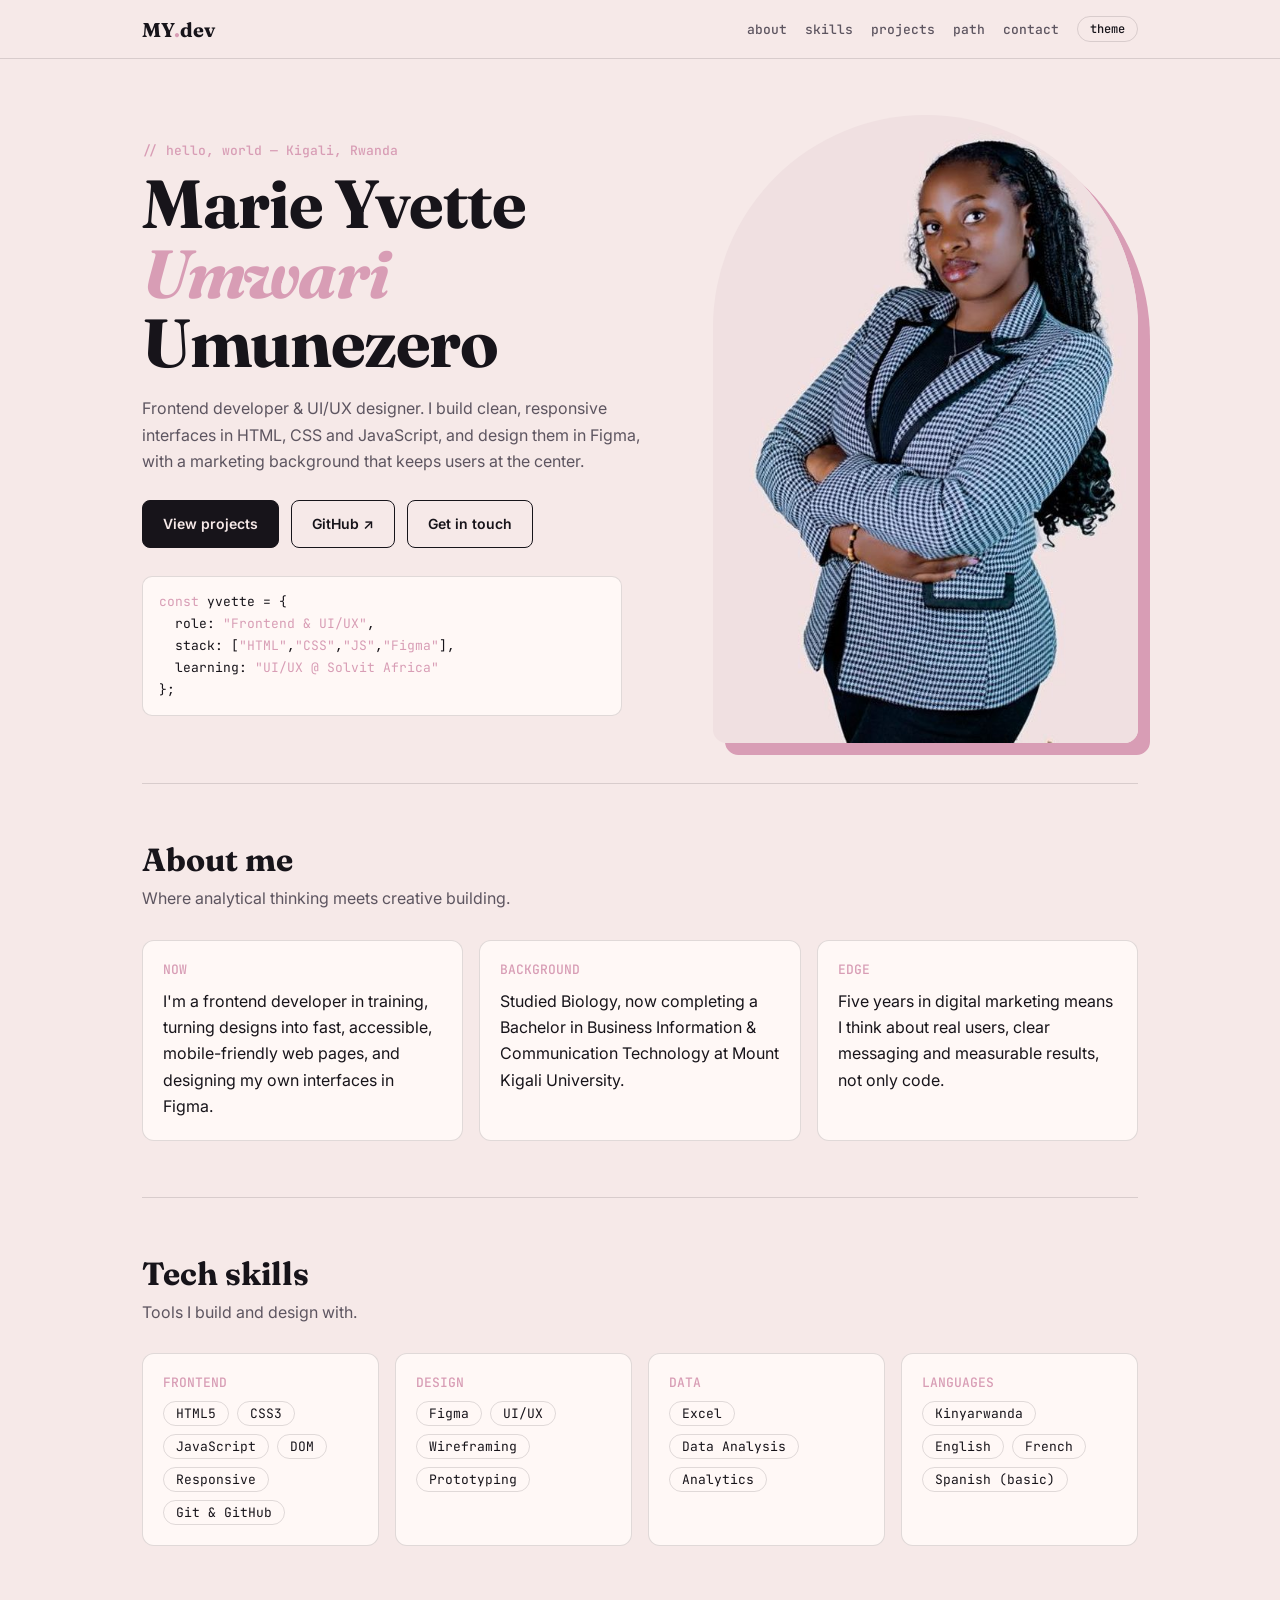
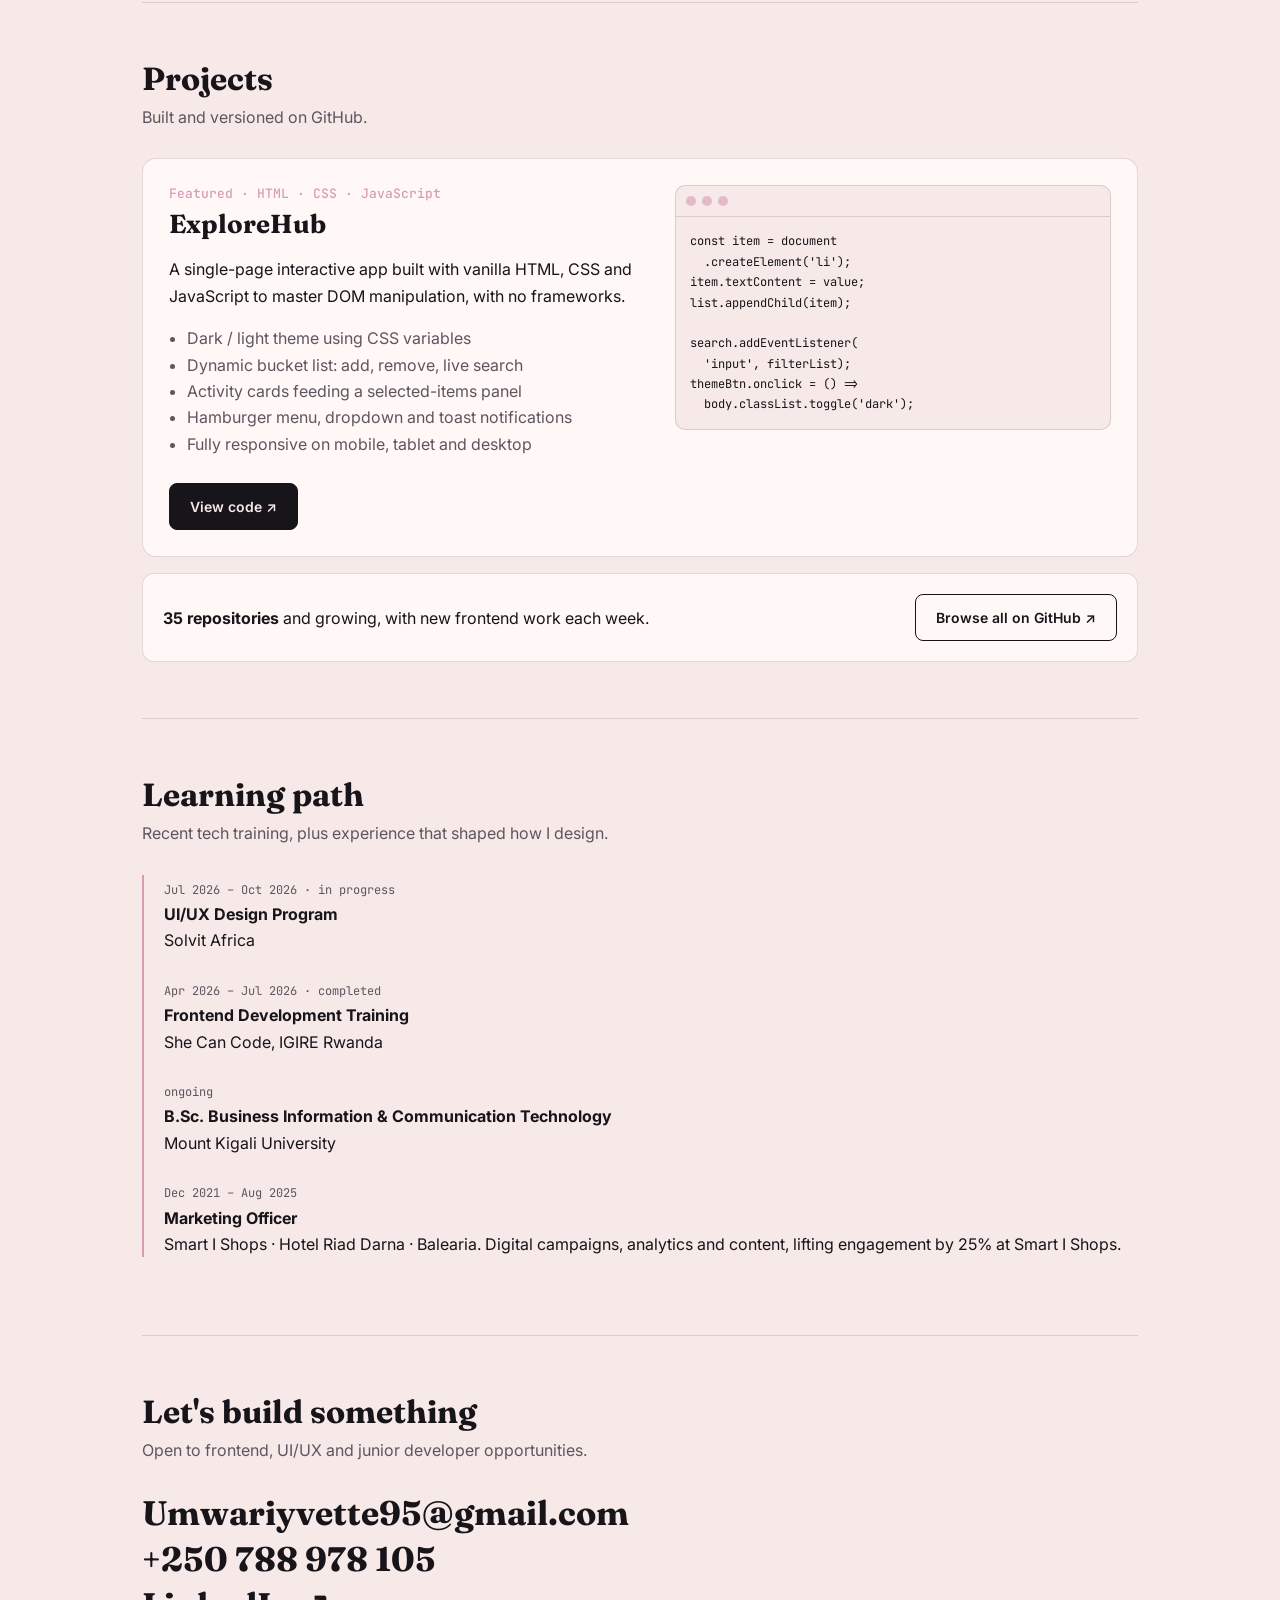
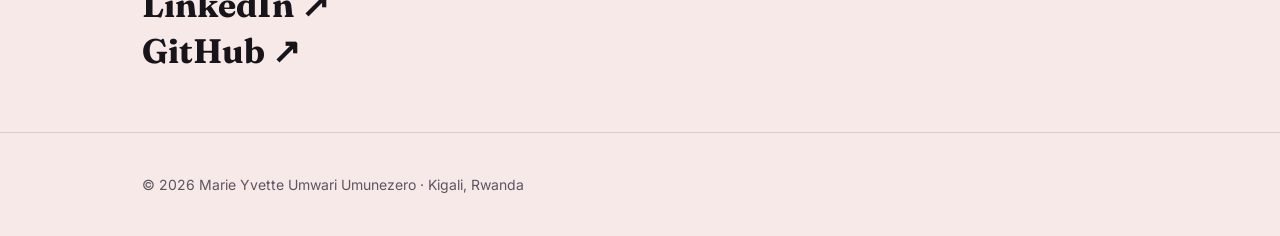
<file: index.html>
<!DOCTYPE html><html lang="en"><head><meta charset="utf-8"><title>Marie Yvette Umwari Umunezero — Frontend & UI/UX</title>
<meta name="viewport" content="width=device-width, initial-scale=1, viewport-fit=cover">
<link href="https://fonts.googleapis.com/css2?family=Fraunces:opsz,wght@9..144,500;9..144,700&family=JetBrains+Mono:wght@400;500&family=Inter:wght@400;500;600&display=swap" rel="stylesheet">
<link rel="stylesheet" href="style.css"></head><body>
<nav><div class="w"><a class="logo" href="#top">MY<b>.</b>dev</a><a class="l" href="#about">about</a><a class="l" href="#skills">skills</a><a class="l" href="#projects">projects</a><a class="l" href="#path">path</a><a class="l" href="#contact">contact</a><button id="th" aria-label="Toggle theme">theme</button></div></nav>
<main class="w" id="top">
<div class="hero"><div>
<div class="tag">// hello, world — Kigali, Rwanda</div>
<h1>Marie Yvette <i>Umwari</i> Umunezero</h1>
<p class="lead">Frontend developer &amp; UI/UX designer. I build clean, responsive interfaces in HTML, CSS and JavaScript, and design them in Figma, with a marketing background that keeps users at the center.</p>
<div class="btns"><a class="b p" href="#projects">View projects</a><a class="b" href="https://github.com/umwariyvette95-jpg" target="_blank" rel="noopener">GitHub ↗</a><a class="b" href="#contact">Get in touch</a></div>
<div class="code"><span>const</span> yvette = {<br>&nbsp;&nbsp;role: <span>"Frontend &amp; UI/UX"</span>,<br>&nbsp;&nbsp;stack: [<span>"HTML"</span>,<span>"CSS"</span>,<span>"JS"</span>,<span>"Figma"</span>],<br>&nbsp;&nbsp;learning: <span>"UI/UX @ Solvit Africa"</span><br>};</div>
</div><div class="ph"><img alt="Portrait of Marie Yvette" src="images/photo.jpg"></div></div>

<section id="about"><h2>About me</h2><p>Where analytical thinking meets creative building.</p>
<div class="g"><div class="c"><h3>Now</h3>I'm a frontend developer in training, turning designs into fast, accessible, mobile-friendly web pages, and designing my own interfaces in Figma.</div>
<div class="c"><h3>Background</h3>Studied Biology, now completing a Bachelor in Business Information &amp; Communication Technology at Mount Kigali University.</div>
<div class="c"><h3>Edge</h3>Five years in digital marketing means I think about real users, clear messaging and measurable results, not only code.</div></div></section>

<section id="skills"><h2>Tech skills</h2><p>Tools I build and design with.</p>
<div class="g"><div class="c"><h3>Frontend</h3><div class="pills"><span>HTML5</span><span>CSS3</span><span>JavaScript</span><span>DOM</span><span>Responsive</span><span>Git &amp; GitHub</span></div></div>
<div class="c"><h3>Design</h3><div class="pills"><span>Figma</span><span>UI/UX</span><span>Wireframing</span><span>Prototyping</span></div></div>
<div class="c"><h3>Data</h3><div class="pills"><span>Excel</span><span>Data Analysis</span><span>Analytics</span></div></div>
<div class="c"><h3>Languages</h3><div class="pills"><span>Kinyarwanda</span><span>English</span><span>French</span><span>Spanish (basic)</span></div></div></div></section>

<section id="projects"><h2>Projects</h2><p>Built and versioned on GitHub.</p>
<div class="proj"><div><div class="tag">Featured · HTML · CSS · JavaScript</div><h3>ExploreHub</h3>
<p>A single-page interactive app built with vanilla HTML, CSS and JavaScript to master DOM manipulation, with no frameworks.</p>
<ul><li>Dark / light theme using CSS variables</li><li>Dynamic bucket list: add, remove, live search</li><li>Activity cards feeding a selected-items panel</li><li>Hamburger menu, dropdown and toast notifications</li><li>Fully responsive on mobile, tablet and desktop</li></ul>
<div class="btns"><a class="b p" href="https://github.com/umwariyvette95-jpg/uganda" target="_blank" rel="noopener">View code ↗</a></div></div>
<div class="win"><div><i></i><i></i><i></i></div><pre>const item = document
  .createElement('li');
item.textContent = value;
list.appendChild(item);

search.addEventListener(
  'input', filterList);
themeBtn.onclick = () =>
  body.classList.toggle('dark');</pre></div></div>
<div class="c" style="margin-top:16px;display:flex;justify-content:space-between;align-items:center;gap:14px;flex-wrap:wrap"><span><b>35 repositories</b> and growing, with new frontend work each week.</span><a class="b" href="https://github.com/umwariyvette95-jpg?tab=repositories" target="_blank" rel="noopener">Browse all on GitHub ↗</a></div></section>

<section id="path"><h2>Learning path</h2><p>Recent tech training, plus experience that shaped how I design.</p>
<div class="tl"><div><small>Jul 2026 – Oct 2026 · in progress</small><b>UI/UX Design Program</b>Solvit Africa</div>
<div><small>Apr 2026 – Jul 2026 · completed</small><b>Frontend Development Training</b>She Can Code, IGIRE Rwanda</div>
<div><small>ongoing</small><b>B.Sc. Business Information &amp; Communication Technology</b>Mount Kigali University</div>
<div><small>Dec 2021 – Aug 2025</small><b>Marketing Officer</b>Smart I Shops · Hotel Riad Darna · Balearia. Digital campaigns, analytics and content, lifting engagement by 25% at Smart I Shops.</div></div></section>

<section id="contact" class="ct"><h2>Let's build something</h2><p>Open to frontend, UI/UX and junior developer opportunities.</p>
<a href="mailto:Umwariyvette95@gmail.com">Umwariyvette95@gmail.com</a><a href="tel:+250788978105">+250 788 978 105</a>
<a href="https://www.linkedin.com/in/umwari-umunezero-marie-yvette-b9143933b" target="_blank" rel="noopener">LinkedIn ↗</a><a href="https://github.com/umwariyvette95-jpg" target="_blank" rel="noopener">GitHub ↗</a></section>
</main><footer><div class="w">© 2026 Marie Yvette Umwari Umunezero · Kigali, Rwanda</div></footer>
<script src="script.js"></script></body></html>
</file>
<file: style.css>
:root{--bg:#f6e9e8;--ink:#17141a;--mut:#5d5560;--card:#fff8f6;--acc:#d89db5;--ln:#17141a22;box-sizing:border-box;padding-top:env(safe-area-inset-top,0px);padding-bottom:env(safe-area-inset-bottom,0px)}
@media(prefers-color-scheme:dark){:root:not([data-theme="light"]){--bg:#16121a;--ink:#f6e9e8;--mut:#b5a9b3;--card:#211b27;--acc:#ff7eb3;--ln:#f6e9e822}}
:root[data-theme="dark"]{--bg:#16121a;--ink:#f6e9e8;--mut:#b5a9b3;--card:#211b27;--acc:#ff7eb3;--ln:#f6e9e822}
*{box-sizing:border-box}html{scroll-behavior:smooth;scroll-padding-top:70px}
body{margin:0;background:var(--bg);color:var(--ink);font:16px/1.65 Inter,system-ui,sans-serif}
a{color:inherit}.w{max-width:1040px;margin:auto;padding:0 22px}
nav{position:sticky;top:env(safe-area-inset-top,0px);z-index:9;background:var(--bg);border-bottom:1px solid var(--ln)}
nav .w{display:flex;align-items:center;gap:18px;height:58px}
.logo{font:700 20px Fraunces,Georgia,serif;text-decoration:none;margin-right:auto}.logo b{color:var(--acc)}
nav a.l{font:500 13px 'JetBrains Mono',monospace;text-decoration:none;color:var(--mut)}nav a.l:hover{color:var(--acc)}
#th{background:none;border:1px solid var(--ln);color:var(--ink);border-radius:20px;padding:4px 12px;font:500 12px 'JetBrains Mono',monospace;cursor:pointer}
@media(max-width:640px){nav a.l{display:none}}
.hero{display:grid;grid-template-columns:1.25fr 1fr;gap:40px;align-items:center;padding:56px 0 40px}
.tag{font:500 13px 'JetBrains Mono',monospace;color:var(--acc)}
h1{font:700 clamp(38px,6vw,68px)/1.02 Fraunces,Georgia,serif;margin:10px 0 18px;letter-spacing:-.02em}
h1 i{color:var(--acc)}.lead{color:var(--mut);max-width:520px}
.btns{display:flex;gap:12px;flex-wrap:wrap;margin-top:26px}
.b{padding:11px 20px;border-radius:8px;border:1.5px solid var(--ink);text-decoration:none;font-weight:600;font-size:14px}
.b.p{background:var(--ink);color:var(--bg)}.b:hover{border-color:var(--acc)}
.ph{position:relative}.ph img{width:100%;border-radius:220px 220px 14px 14px;display:block;box-shadow:12px 12px 0 var(--acc)}
.code{margin-top:28px;background:var(--card);border:1px solid var(--ln);border-radius:10px;padding:14px 16px;font:400 13px/1.7 'JetBrains Mono',monospace;max-width:480px}
.code span{color:var(--acc)}
@media(max-width:780px){.hero{grid-template-columns:1fr}.ph{max-width:340px;order:-1}}
section{padding:56px 0;border-top:1px solid var(--ln)}
h2{font:700 32px Fraunces,Georgia,serif;margin:0 0 6px}h2+p{color:var(--mut);margin:0 0 28px}
.g{display:grid;grid-template-columns:repeat(auto-fit,minmax(230px,1fr));gap:16px}
.c{background:var(--card);border:1px solid var(--ln);border-radius:12px;padding:20px}
.c h3{margin:0 0 10px;font:500 13px 'JetBrains Mono',monospace;color:var(--acc);text-transform:uppercase}
.pills{display:flex;flex-wrap:wrap;gap:8px}.pills span{border:1px solid var(--ln);border-radius:20px;padding:3px 12px;font:400 13px 'JetBrains Mono',monospace}
.proj{display:grid;grid-template-columns:1.1fr 1fr;gap:26px;background:var(--card);border:1px solid var(--ln);border-radius:14px;padding:26px}
.proj h3{font:700 26px Fraunces,Georgia,serif;margin:6px 0 10px}.proj ul{padding-left:18px;color:var(--mut);margin:10px 0}
.win{border:1px solid var(--ln);border-radius:10px;overflow:hidden;align-self:start;background:var(--bg)}
.win div{display:flex;gap:6px;padding:10px;border-bottom:1px solid var(--ln)}.win div i{width:10px;height:10px;border-radius:50%;background:var(--acc);opacity:.6}
.win pre{margin:0;padding:14px;font:400 12px/1.7 'JetBrains Mono',monospace;overflow-x:auto}
@media(max-width:780px){.proj{grid-template-columns:1fr}}
.tl{border-left:2px solid var(--acc);padding-left:20px}.tl div{margin-bottom:22px}.tl b{display:block}.tl small{font:400 12px 'JetBrains Mono',monospace;color:var(--mut)}
footer{padding:40px 0;border-top:1px solid var(--ln);color:var(--mut);font-size:14px}
.ct a{display:block;font:700 clamp(20px,4vw,34px) Fraunces,Georgia,serif;text-decoration:none;margin:4px 0}.ct a:hover{color:var(--acc)}
</file>
